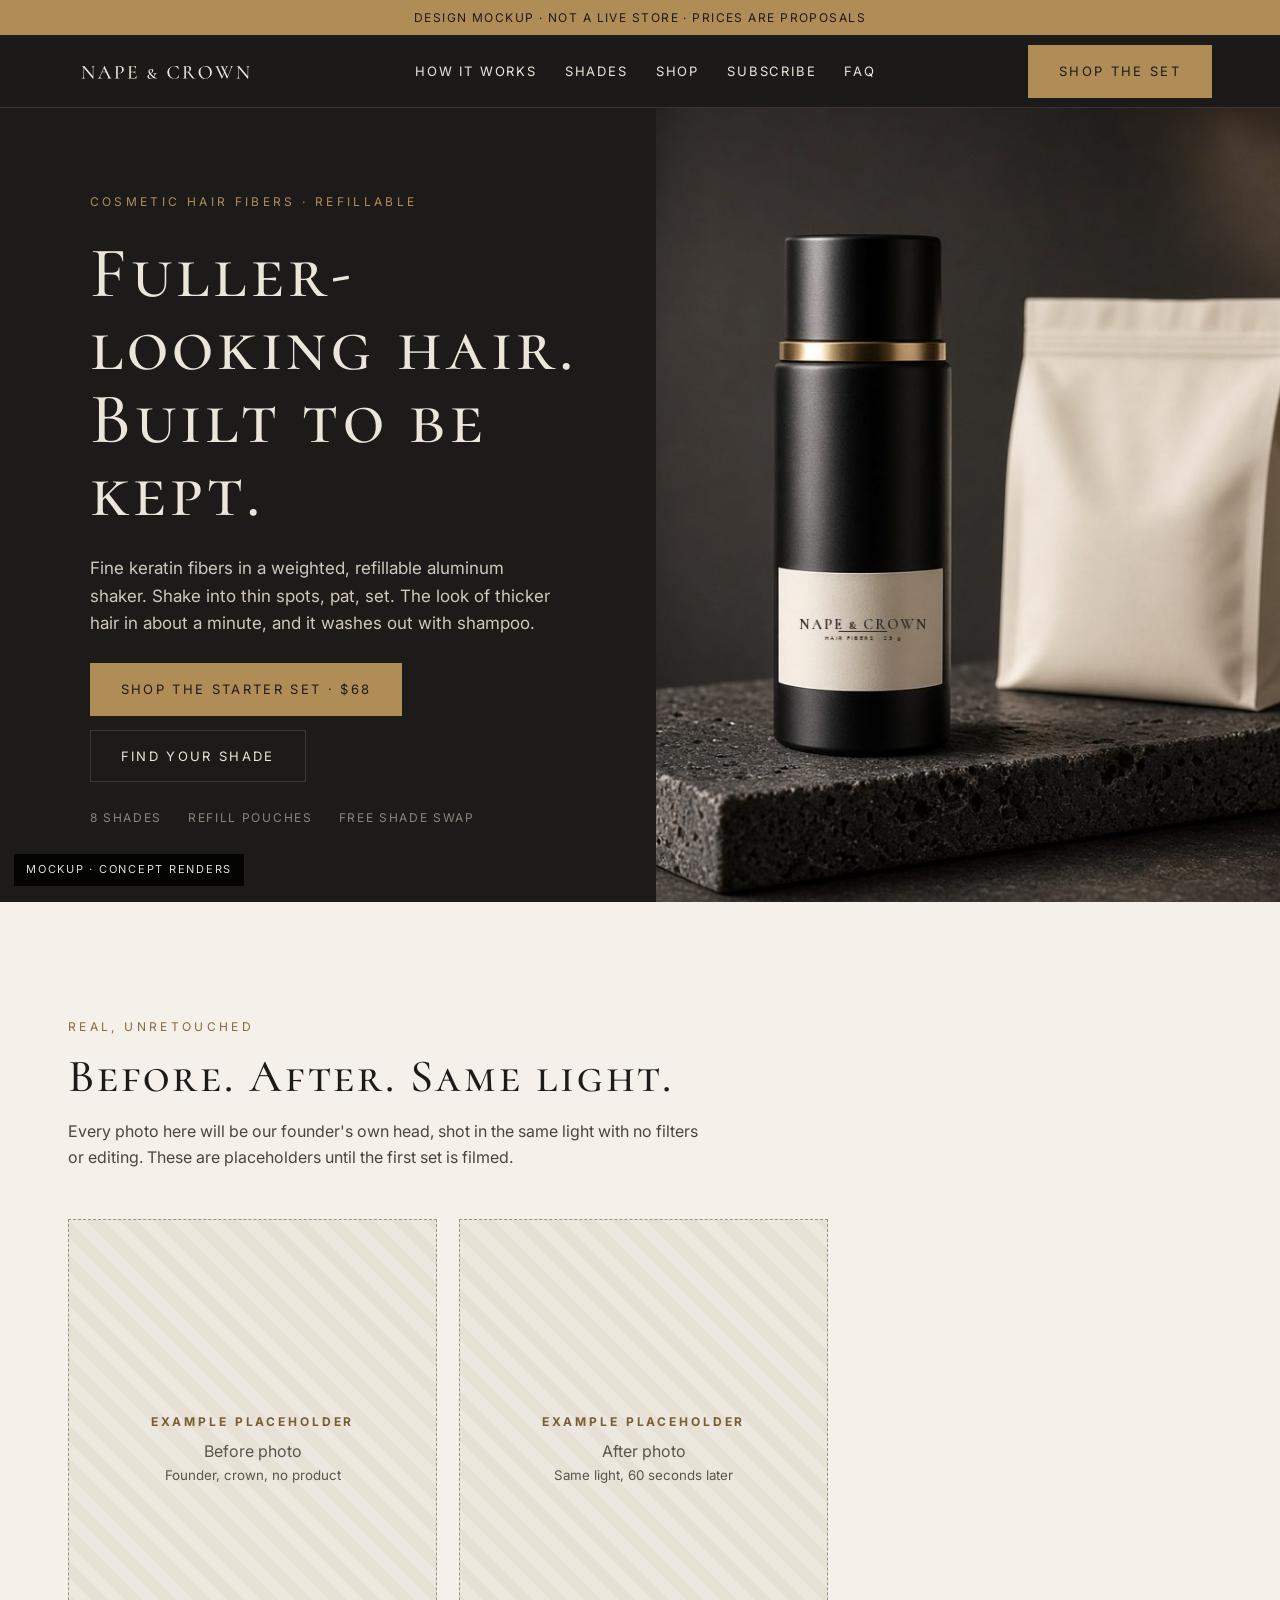
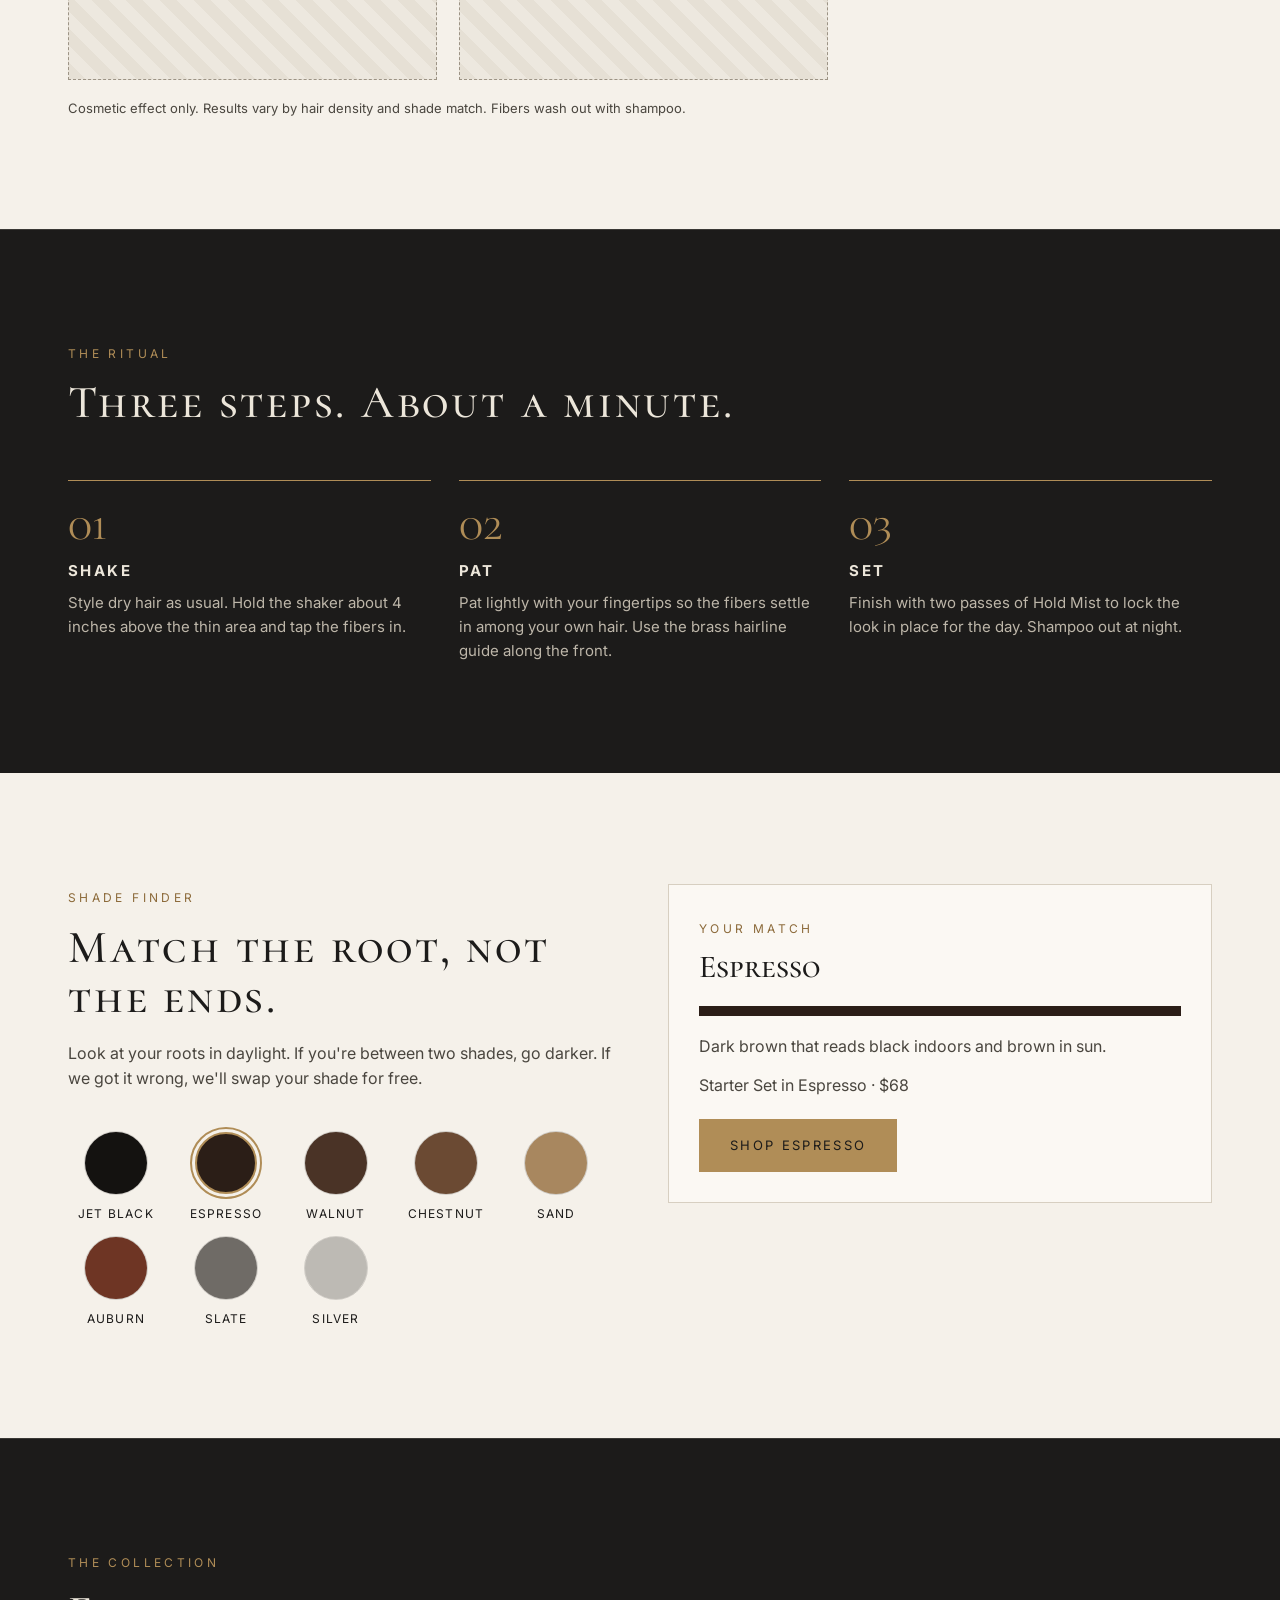
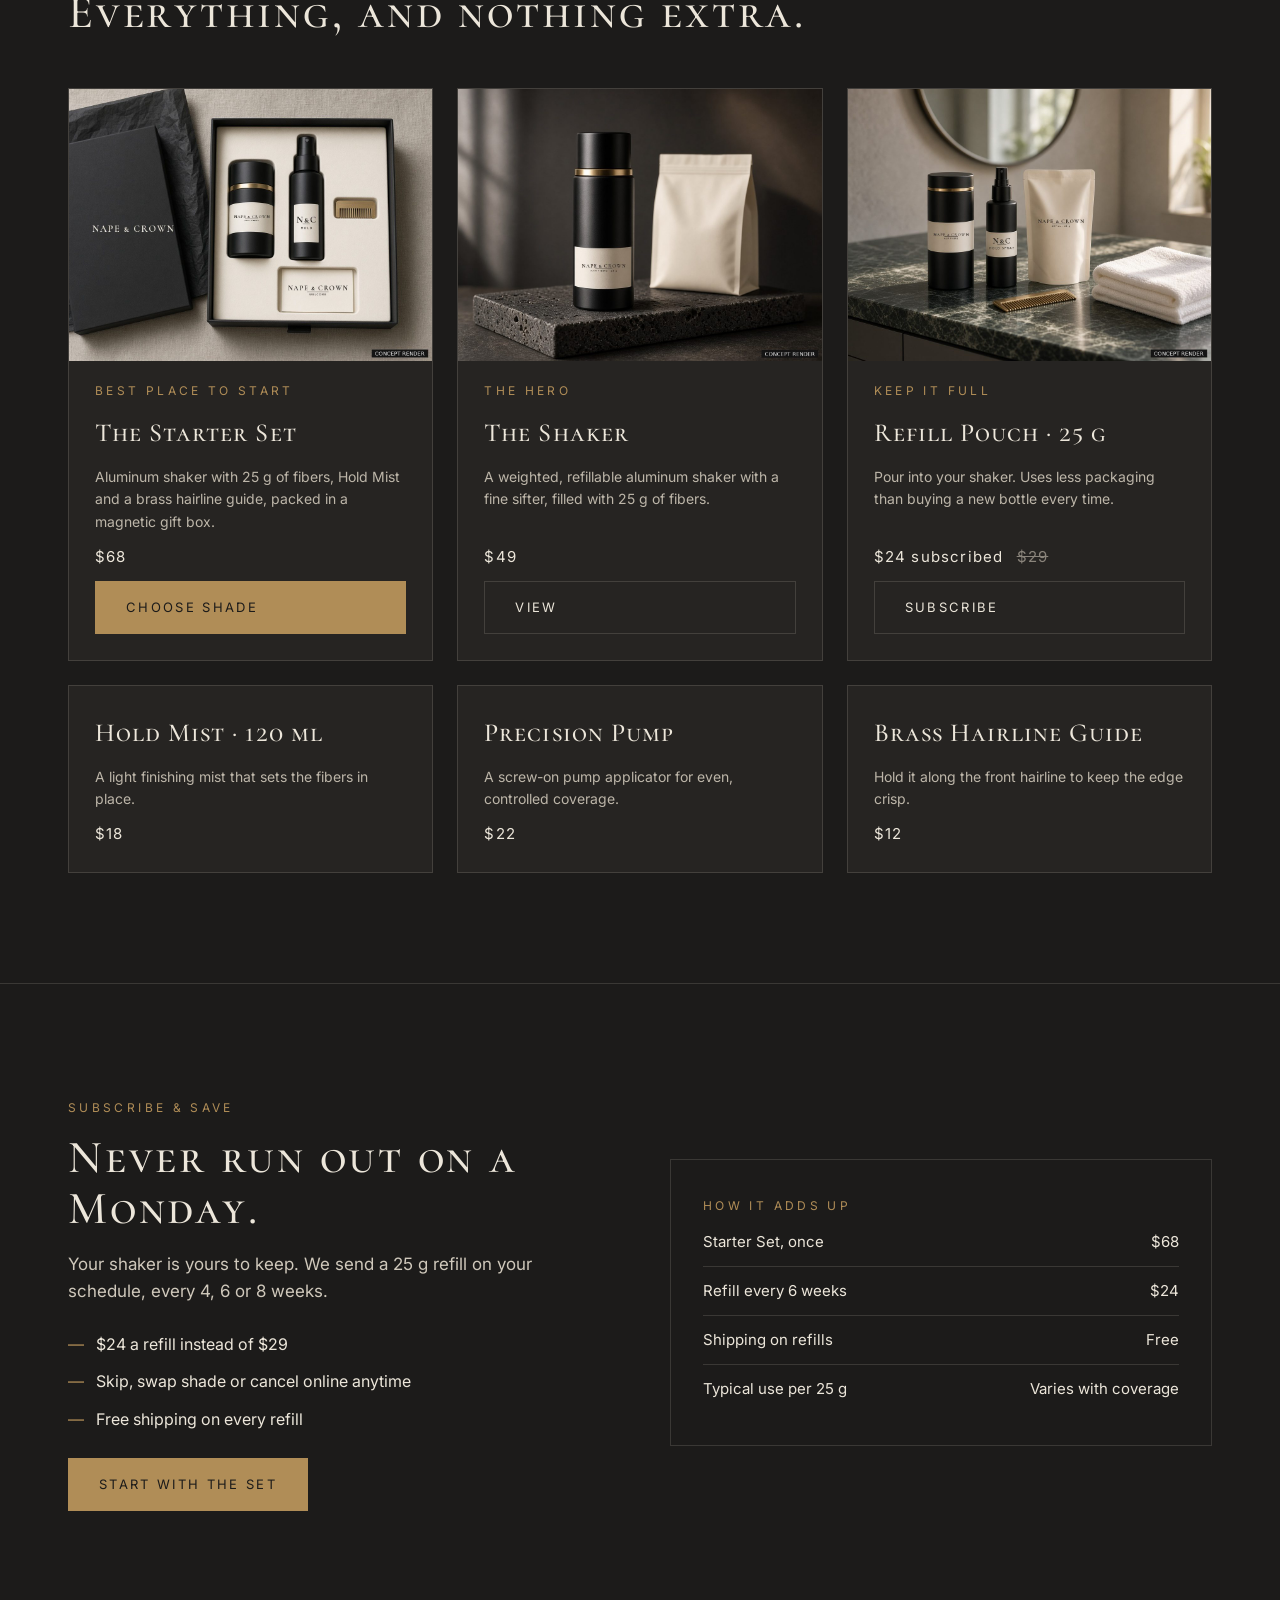
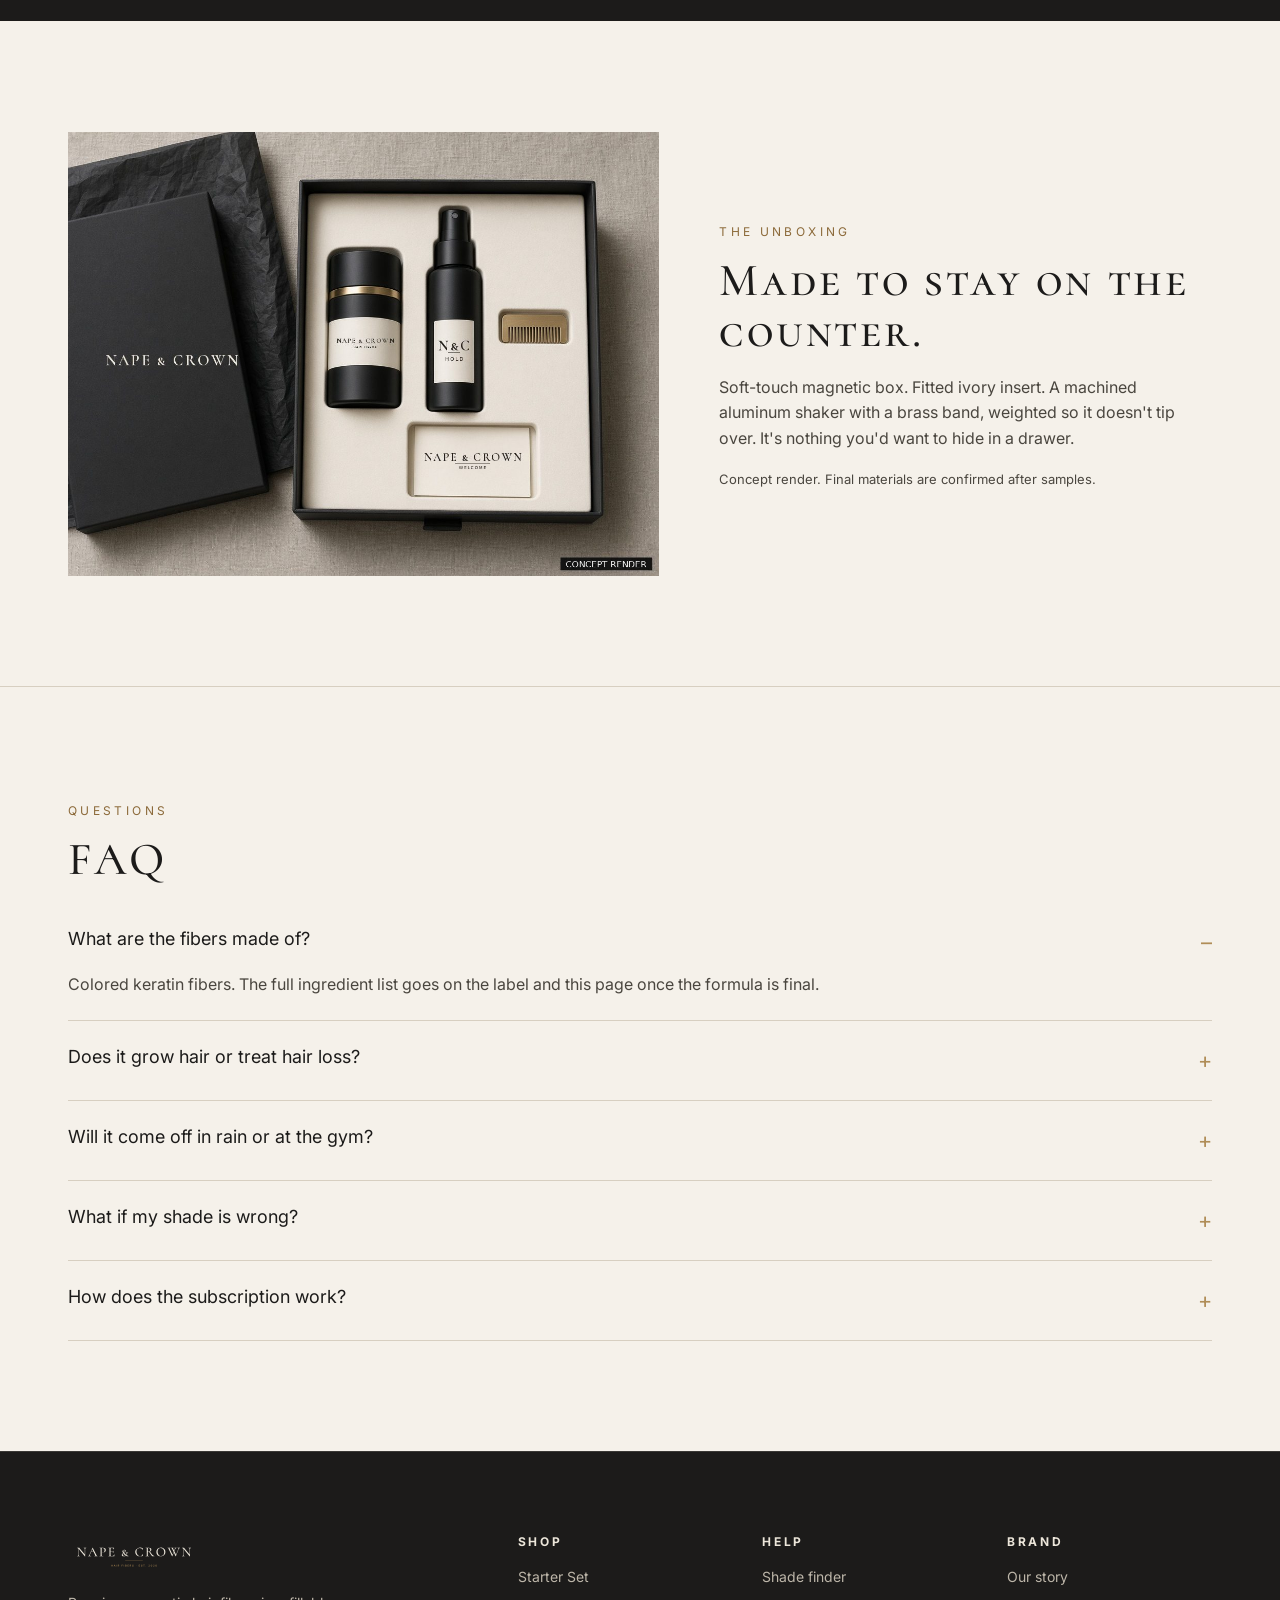
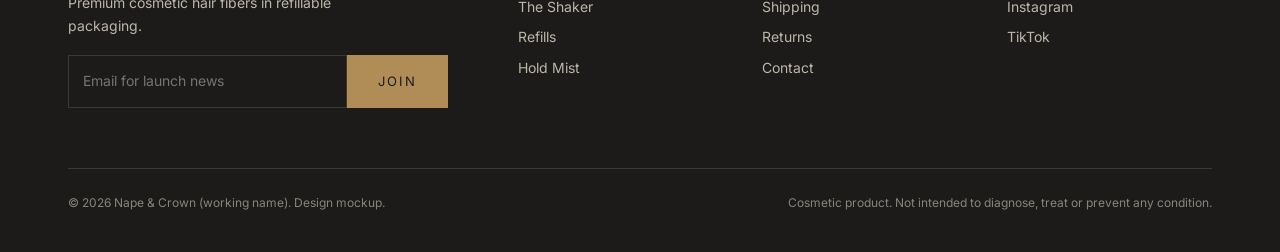
<file: index.html>
<!doctype html><html lang="en"><head><meta charset="utf-8"><meta name="viewport" content="width=device-width,initial-scale=1">
<title>Nape &amp; Crown — Premium Hair Fibers (Mockup)</title><meta name="robots" content="noindex">
<link rel="preconnect" href="https://fonts.googleapis.com"><link href="https://fonts.googleapis.com/css2?family=Cormorant+SC:wght@500;600&family=Inter:wght@400;500&display=swap" rel="stylesheet">
<link rel="stylesheet" href="style.css"></head><body>
<div class="banner">Design mockup · Not a live store · Prices are proposals</div>
<header><div class="wrap nav"><a href="index.html"><img src="assets/wordmark_ivory.svg" alt="Nape &amp; Crown" style="height:26px"></a>
<ul><li><a href="#how">How it works</a></li><li><a href="#shades">Shades</a></li><li><a href="#shop">Shop</a></li><li><a href="#subscribe">Subscribe</a></li><li><a href="#faq">FAQ</a></li></ul>
<a class="btn" href="product.html">Shop the set</a></div></header>

<section class="hero" style="padding:0;border:0"><div class="copy">
<span class="eyebrow">Cosmetic hair fibers · Refillable</span>
<h1 class="serif">Fuller-looking hair.<br>Built to be kept.</h1>
<p>Fine keratin fibers in a weighted, refillable aluminum shaker. Shake into thin spots, pat, set. The look of thicker hair in about a minute, and it washes out with shampoo.</p>
<div class="cta"><a class="btn" href="product.html">Shop the Starter Set · $68</a><a class="btn ghost" href="#shades">Find your shade</a></div>
<div class="trust"><span>8 shades</span><span>Refill pouches</span><span>Free shade swap</span></div>
</div><div class="img" role="img" aria-label="Nape &amp; Crown shaker, concept render"></div></section>

<section class="paper" id="results"><div class="wrap">
<span class="eyebrow" style="color:#8C6A3A">Real, unretouched</span><h2 class="serif">Before. After. Same light.</h2>
<p style="max-width:640px">Every photo here will be our founder's own head, shot in the same light with no filters or editing. These are placeholders until the first set is filmed.</p>
<div class="ba"><div class="ph"><b>Example placeholder</b>Before photo<br><small>Founder, crown, no product</small></div><div class="ph"><b>Example placeholder</b>After photo<br><small>Same light, 60 seconds later</small></div></div>
<p class="note">Cosmetic effect only. Results vary by hair density and shade match. Fibers wash out with shampoo.</p>
</div></section>

<section id="how"><div class="wrap"><span class="eyebrow">The ritual</span><h2 class="serif">Three steps. About a minute.</h2>
<div class="steps">
<div class="step"><div class="n">01</div><h3>Shake</h3><p>Style dry hair as usual. Hold the shaker about 4 inches above the thin area and tap the fibers in.</p></div>
<div class="step"><div class="n">02</div><h3>Pat</h3><p>Pat lightly with your fingertips so the fibers settle in among your own hair. Use the brass hairline guide along the front.</p></div>
<div class="step"><div class="n">03</div><h3>Set</h3><p>Finish with two passes of Hold Mist to lock the look in place for the day. Shampoo out at night.</p></div>
</div></div></section>

<section class="paper" id="shades"><div class="wrap finder"><div>
<span class="eyebrow" style="color:#8C6A3A">Shade finder</span><h2 class="serif">Match the root, not the ends.</h2>
<p>Look at your roots in daylight. If you're between two shades, go darker. If we got it wrong, we'll swap your shade for free.</p>
<div class="shades" id="sw"></div></div>
<div class="result" id="res"></div></div></section>

<section id="shop"><div class="wrap"><span class="eyebrow">The collection</span><h2 class="serif">Everything, and nothing extra.</h2>
<div class="grid3">
<div class="card"><div class="thumb" style="background-image:url(assets/unboxing.jpg)"></div><span class="eyebrow">Best place to start</span><h3>The Starter Set</h3><p>Aluminum shaker with 25 g of fibers, Hold Mist and a brass hairline guide, packed in a magnetic gift box.</p><div class="price">$68</div><a class="btn" href="product.html">Choose shade</a></div>
<div class="card"><div class="thumb" style="background-image:url(assets/hero.jpg)"></div><span class="eyebrow">The hero</span><h3>The Shaker</h3><p>A weighted, refillable aluminum shaker with a fine sifter, filled with 25 g of fibers.</p><div class="price">$49</div><a class="btn ghost" href="product.html">View</a></div>
<div class="card"><div class="thumb" style="background-image:url(assets/vanity.jpg)"></div><span class="eyebrow">Keep it full</span><h3>Refill Pouch · 25 g</h3><p>Pour into your shaker. Uses less packaging than buying a new bottle every time.</p><div class="price">$24 subscribed <s>$29</s></div><a class="btn ghost" href="#subscribe">Subscribe</a></div>
</div>
<div class="grid3" style="margin-top:24px">
<div class="card"><h3>Hold Mist · 120 ml</h3><p>A light finishing mist that sets the fibers in place.</p><div class="price">$18</div></div>
<div class="card"><h3>Precision Pump</h3><p>A screw-on pump applicator for even, controlled coverage.</p><div class="price">$22</div></div>
<div class="card"><h3>Brass Hairline Guide</h3><p>Hold it along the front hairline to keep the edge crisp.</p><div class="price">$12</div></div>
</div></div></section>

<section id="subscribe"><div class="wrap sub"><div>
<span class="eyebrow">Subscribe &amp; save</span><h2 class="serif">Never run out on a Monday.</h2>
<p class="lead">Your shaker is yours to keep. We send a 25 g refill on your schedule, every 4, 6 or 8 weeks.</p>
<ul class="ticks"><li>$24 a refill instead of $29</li><li>Skip, swap shade or cancel online anytime</li><li>Free shipping on every refill</li></ul>
<a class="btn" href="product.html">Start with the set</a></div>
<div class="math"><span class="eyebrow">How it adds up</span>
<div class="row"><span>Starter Set, once</span><span>$68</span></div>
<div class="row"><span>Refill every 6 weeks</span><span>$24</span></div>
<div class="row"><span>Shipping on refills</span><span>Free</span></div>
<div class="row" style="border:0"><span>Typical use per 25 g</span><span>Varies with coverage</span></div></div></div></section>

<section class="paper"><div class="wrap unbox"><img src="assets/unboxing.jpg" alt="Unboxing concept render"><div>
<span class="eyebrow" style="color:#8C6A3A">The unboxing</span><h2 class="serif">Made to stay on the counter.</h2>
<p>Soft-touch magnetic box. Fitted ivory insert. A machined aluminum shaker with a brass band, weighted so it doesn't tip over. It's nothing you'd want to hide in a drawer.</p>
<p class="note">Concept render. Final materials are confirmed after samples.</p></div></div></section>

<section class="paper faq" id="faq" style="border-top:1px solid #D7CFC1"><div class="wrap"><span class="eyebrow" style="color:#8C6A3A">Questions</span><h2 class="serif">FAQ</h2>
<details open><summary>What are the fibers made of?</summary><p>Colored keratin fibers. The full ingredient list goes on the label and this page once the formula is final.</p></details>
<details><summary>Does it grow hair or treat hair loss?</summary><p>No. It's a cosmetic. It changes how your hair looks until you wash it out and doesn't treat or change your hair or scalp.</p></details>
<details><summary>Will it come off in rain or at the gym?</summary><p>Hold Mist helps the fibers stay put through the day. We're testing the set in rain, sweat and wind before launch, and we'll publish what we find here.</p></details>
<details><summary>What if my shade is wrong?</summary><p>Message us within 30 days and we'll send a different shade at no cost.</p></details>
<details><summary>How does the subscription work?</summary><p>After your first order, we send a refill pouch every 4, 6 or 8 weeks. Change, skip or cancel online anytime.</p></details>
</div></section>

<footer><div class="wrap"><div class="fgrid"><div><img src="assets/logo_dark.svg" alt="" style="height:44px"><p style="margin-top:16px;max-width:320px">Premium cosmetic hair fibers in refillable packaging.</p><div class="input"><input placeholder="Email for launch news" aria-label="email"><button class="btn">Join</button></div></div>
<div><h4>Shop</h4><ul><li><a href="product.html">Starter Set</a></li><li>The Shaker</li><li>Refills</li><li>Hold Mist</li></ul></div>
<div><h4>Help</h4><ul><li>Shade finder</li><li>Shipping</li><li>Returns</li><li>Contact</li></ul></div>
<div><h4>Brand</h4><ul><li>Our story</li><li>Instagram</li><li>TikTok</li></ul></div></div>
<div class="legal"><span>© 2026 Nape &amp; Crown (working name). Design mockup.</span><span>Cosmetic product. Not intended to diagnose, treat or prevent any condition.</span></div></div></footer>
<div class="mock">Mockup · concept renders</div>
<script src="shades.js"></script><script>
initShades(document.getElementById('sw'),s=>{document.getElementById('res').innerHTML=`<span class="eyebrow" style="color:#8C6A3A">Your match</span><h3>${s[0]}</h3><div style="height:10px;background:${s[1]};margin:14px 0 18px"></div><p>${s[2]}</p><p style="margin-top:14px">Starter Set in ${s[0]} · $68</p><a class="btn" style="margin-top:20px" href="product.html">Shop ${s[0]}</a>`});
</script></body></html>
</file>
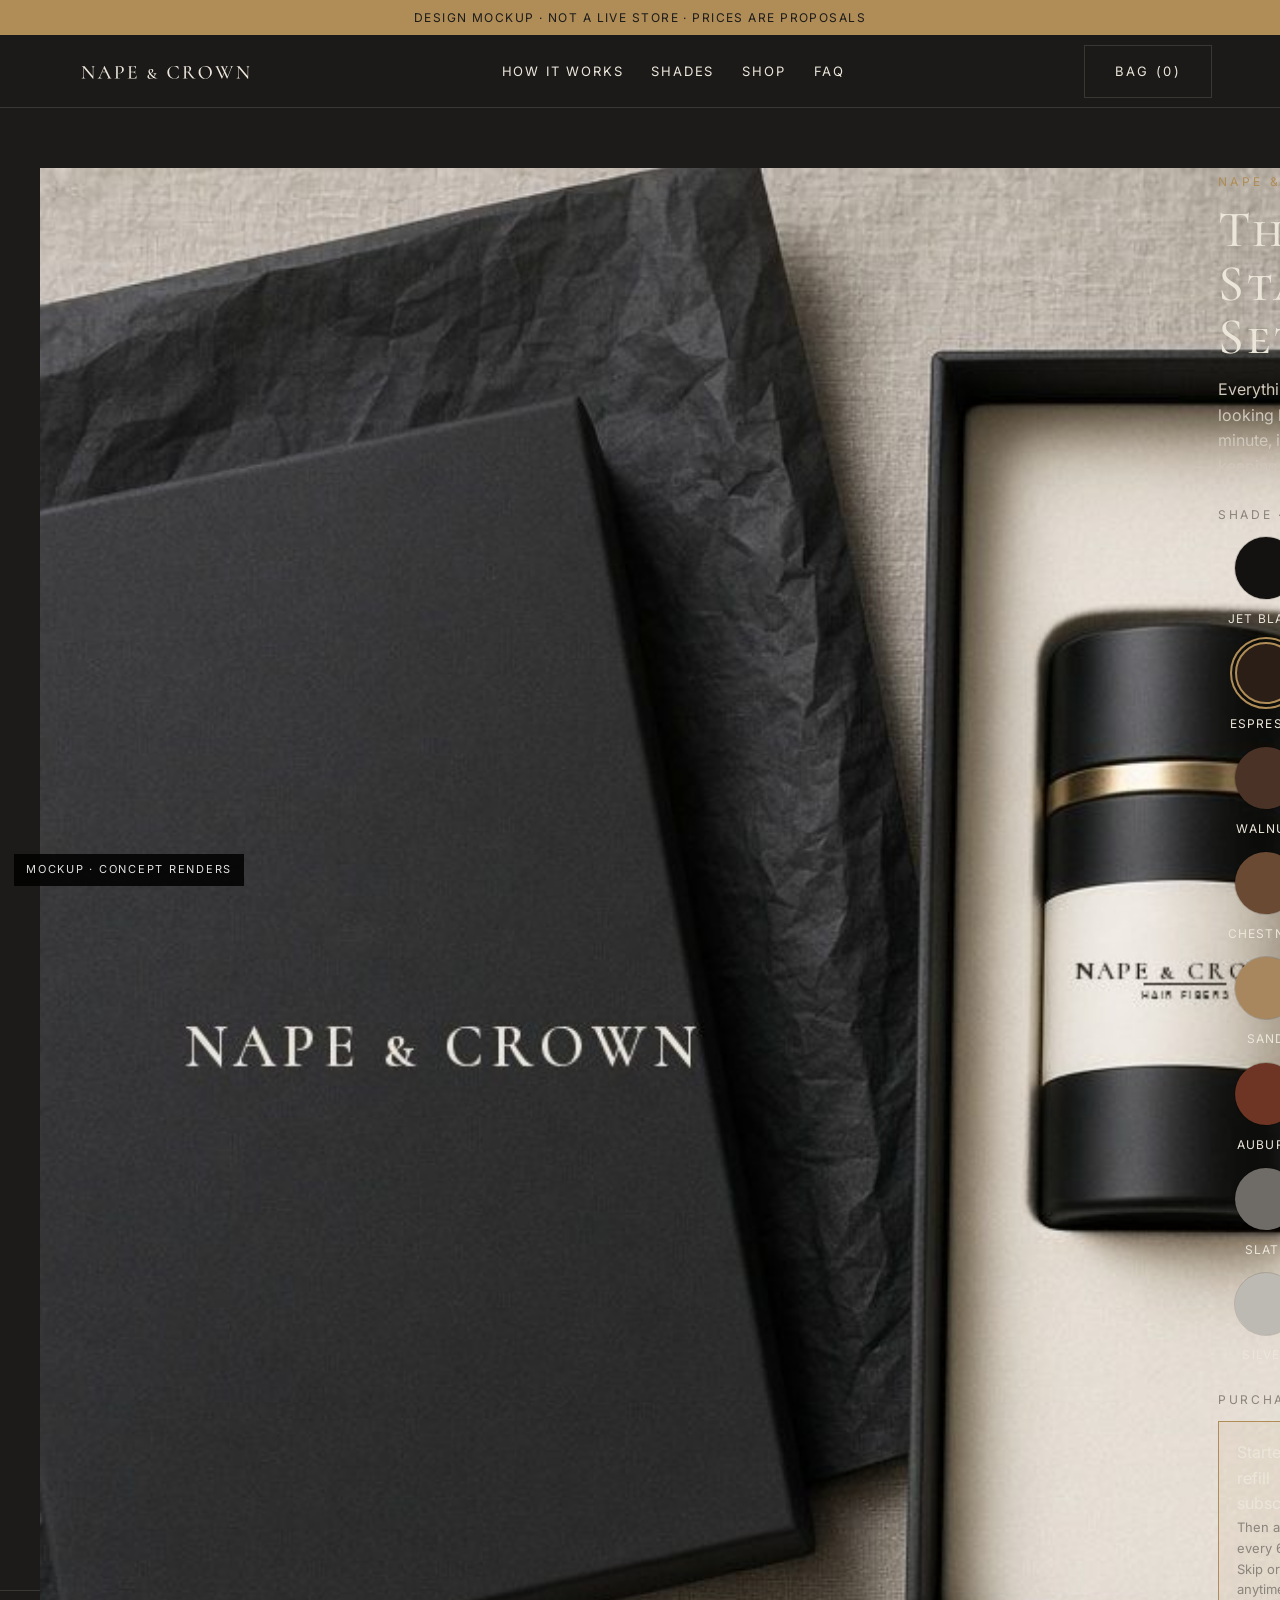
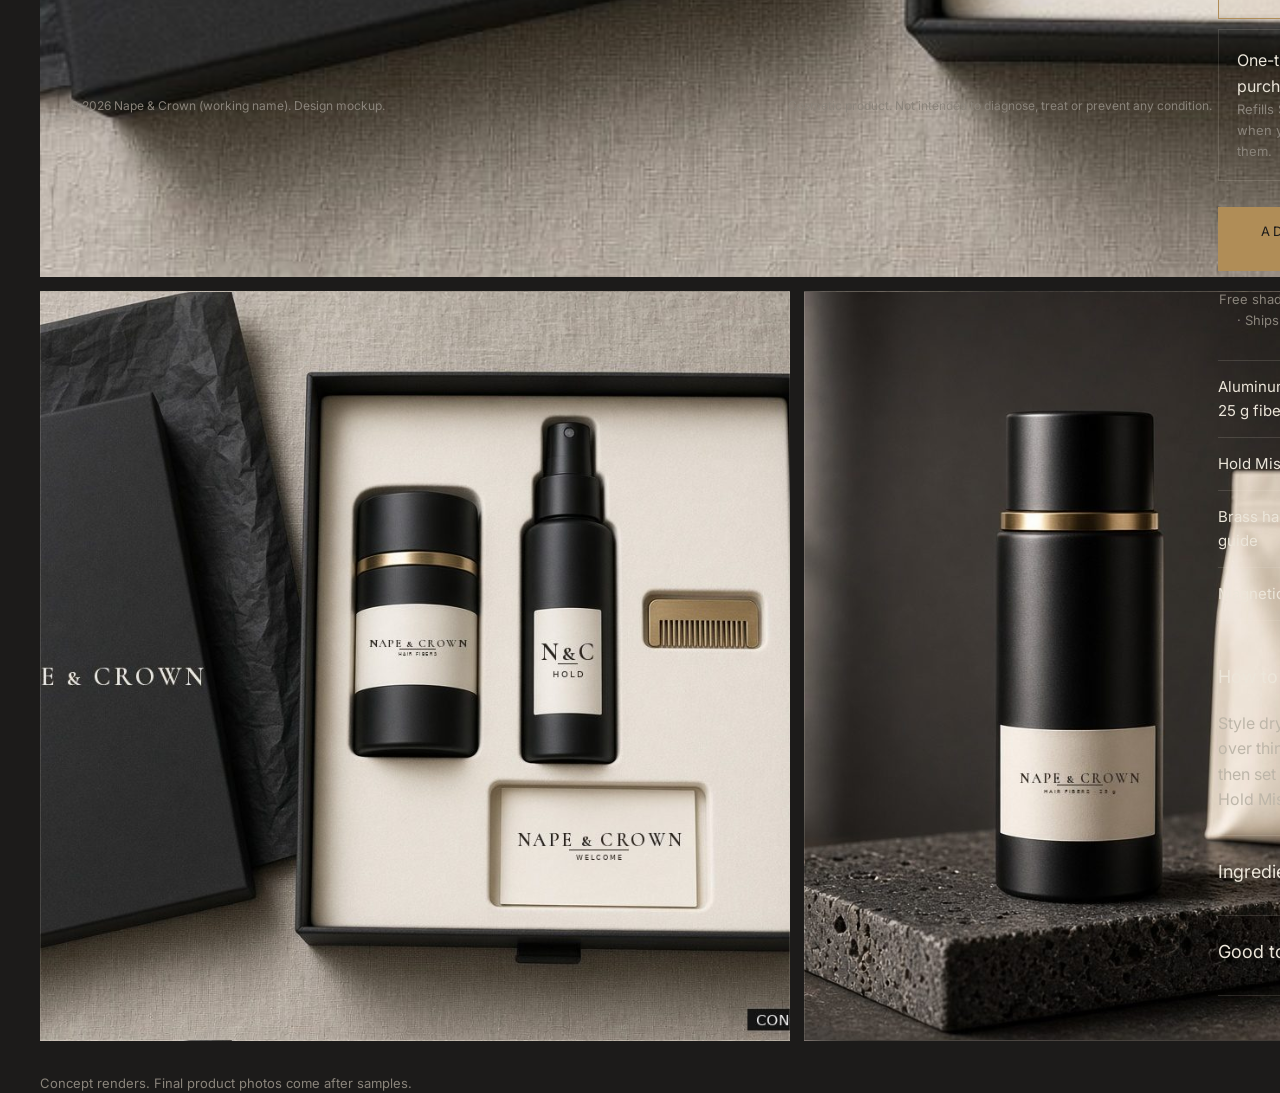
<file: product.html>
<!doctype html><html lang="en"><head><meta charset="utf-8"><meta name="viewport" content="width=device-width,initial-scale=1">
<title>The Starter Set — Nape &amp; Crown (Mockup)</title><meta name="robots" content="noindex">
<link rel="preconnect" href="https://fonts.googleapis.com"><link href="https://fonts.googleapis.com/css2?family=Cormorant+SC:wght@500;600&family=Inter:wght@400;500&display=swap" rel="stylesheet">
<link rel="stylesheet" href="style.css"></head><body>
<div class="banner">Design mockup · Not a live store · Prices are proposals</div>
<header><div class="wrap nav"><a href="index.html"><img src="assets/wordmark_ivory.svg" alt="Nape &amp; Crown" style="height:26px"></a>
<ul><li><a href="index.html#how">How it works</a></li><li><a href="index.html#shades">Shades</a></li><li><a href="index.html#shop">Shop</a></li><li><a href="index.html#faq">FAQ</a></li></ul><a class="btn ghost" href="#">Bag (0)</a></div></header>
<div class="wrap pdp"><div class="gallery"><div class="main" id="main" style="background-image:url(assets/unboxing.jpg)"></div>
<div class="row"><div style="background-image:url(assets/unboxing.jpg)" data-i="assets/unboxing.jpg"></div><div style="background-image:url(assets/hero.jpg)" data-i="assets/hero.jpg"></div><div style="background-image:url(assets/vanity.jpg)" data-i="assets/vanity.jpg"></div></div>
<p class="note" style="color:var(--muted)">Concept renders. Final product photos come after samples.</p></div>
<div><span class="eyebrow">Nape &amp; Crown</span><h1 class="serif" style="font-size:clamp(38px,4vw,58px);line-height:1.05;margin:10px 0 12px">The Starter Set</h1>
<p style="color:#CFC8BB">Everything for fuller-looking hair in about a minute, in a box worth keeping.</p>
<div class="opt"><label>Shade · <span id="sn">Espresso</span></label><div class="shades" id="sw" style="margin-top:0"></div></div>
<div class="opt"><label>Purchase</label><div class="choice" id="buy">
<button class="on" data-p="68"><span>Starter Set + refill subscription<small>Then a $24 refill every 6 weeks. Skip or cancel anytime.</small></span><span>$68</span></button>
<button data-p="68"><span>One-time purchase<small>Refills $29 each when you need them.</small></span><span>$68</span></button></div></div>
<button class="btn" style="width:100%;margin-top:26px" id="add">Add to bag · $68</button>
<p class="note" style="color:var(--muted);text-align:center">Free shade swap within 30 days · Ships in a plain outer box</p>
<ul class="inbox"><li><span>Aluminum shaker + 25 g fibers</span><span>$49 value</span></li><li><span>Hold Mist, 120 ml</span><span>$18 value</span></li><li><span>Brass hairline guide</span><span>$12 value</span></li><li><span>Magnetic gift box</span><span>Included</span></li></ul>
<div class="faq" style="margin-top:20px">
<details style="border-color:var(--line)" open><summary>How to use</summary><p style="color:#BDB6A9">Style dry hair. Shake fibers over thin areas, pat lightly, then set with two passes of Hold Mist. Shampoo out.</p></details>
<details style="border-color:var(--line)"><summary>Ingredients</summary><p style="color:#BDB6A9">Keratin fibers with cosmetic colorants. The full INCI list will appear here once the supplier formula is final.</p></details>
<details style="border-color:var(--line)"><summary>Good to know</summary><p style="color:#BDB6A9">A cosmetic that changes how hair looks until it's washed out. It doesn't treat hair loss or change hair growth. For external use only. Avoid eyes.</p></details></div>
</div></div>
<footer><div class="wrap"><div class="legal" style="margin-top:0"><span>© 2026 Nape &amp; Crown (working name). Design mockup.</span><span>Cosmetic product. Not intended to diagnose, treat or prevent any condition.</span></div></div></footer>
<div class="mock">Mockup · concept renders</div>
<script src="shades.js"></script><script>
initShades(document.getElementById('sw'),s=>{document.getElementById('sn').textContent=s[0]});
document.querySelectorAll('.gallery .row div').forEach(d=>d.onclick=()=>document.getElementById('main').style.backgroundImage=`url(${d.dataset.i})`);
document.querySelectorAll('#buy button').forEach(b=>b.onclick=()=>{document.querySelectorAll('#buy button').forEach(x=>x.classList.remove('on'));b.classList.add('on')});
document.getElementById('add').onclick=()=>{document.getElementById('add').textContent='Mockup only · no checkout'};
</script></body></html>
</file>
<file: style.css>
:root{--ink:#1C1B1A;--char:#262422;--ivory:#ECE6DA;--paper:#F5F1EA;--brass:#B08D57;--muted:#8A847B;--line:rgba(236,230,218,.14)}
*{box-sizing:border-box;margin:0;padding:0}
html{scroll-behavior:smooth}
body{font-family:Inter,system-ui,sans-serif;background:var(--ink);color:var(--ivory);line-height:1.6;-webkit-font-smoothing:antialiased}
a{color:inherit;text-decoration:none}
img{max-width:100%;display:block}
.serif{font-family:'Cormorant SC','Cormorant Garamond',serif;font-weight:500;letter-spacing:.06em}
.eyebrow{font-size:12px;letter-spacing:.28em;text-transform:uppercase;color:var(--brass)}
.wrap{max-width:1200px;margin:0 auto;padding:0 28px}
.banner{background:var(--brass);color:var(--ink);font-size:12px;letter-spacing:.12em;text-align:center;padding:8px 12px;text-transform:uppercase}
header{position:sticky;top:0;z-index:10;background:rgba(28,27,26,.92);backdrop-filter:blur(8px);border-bottom:1px solid var(--line)}
.nav{display:flex;align-items:center;justify-content:space-between;height:72px;gap:16px;flex-wrap:wrap}
.nav img{height:38px}
.nav ul{display:flex;gap:28px;list-style:none;font-size:13px;letter-spacing:.14em;text-transform:uppercase;flex-wrap:wrap}
.nav ul a:hover{color:var(--brass)}
.btn{display:inline-block;padding:15px 30px;border:1px solid var(--brass);color:var(--ink);background:var(--brass);font-size:13px;letter-spacing:.18em;text-transform:uppercase;cursor:pointer;font-family:inherit}
.btn.ghost{background:transparent;color:var(--ivory);border-color:var(--line)}
.btn:hover{filter:brightness(1.08)}
.hero{display:grid;grid-template-columns:1.05fr 1fr;min-height:min(calc(100vh - 106px),820px)}
.hero .copy{padding:9vh 6vw 8vh 7vw;display:flex;flex-direction:column;justify-content:center;gap:26px}
.hero h1{font-size:clamp(44px,5.6vw,84px);line-height:1.02}
.hero p{max-width:470px;color:#CFC8BB;font-size:17px}
.hero .img{background:url(assets/hero.jpg) center/cover}
.cta{display:flex;gap:14px;flex-wrap:wrap}
.trust{display:flex;gap:26px;flex-wrap:wrap;font-size:12px;letter-spacing:.14em;text-transform:uppercase;color:var(--muted)}
section{padding:110px 0;border-top:1px solid var(--line)}
section.paper{background:var(--paper);color:var(--ink)}
section.paper p{color:#4A463F}
h2{font-size:clamp(34px,3.6vw,54px);line-height:1.1;margin:12px 0 18px}
.lead{max-width:620px;color:#CFC8BB;font-size:17px}
.ba{display:grid;grid-template-columns:repeat(2,1fr);gap:22px;margin-top:48px;max-width:760px}
.ph{aspect-ratio:4/5;border:1px dashed #9C9385;display:flex;flex-direction:column;align-items:center;justify-content:center;text-align:center;padding:26px;background:repeating-linear-gradient(45deg,#E6E0D5,#E6E0D5 12px,#EDE8DF 12px,#EDE8DF 24px);color:#5A554C}
.ph b{font-size:12px;letter-spacing:.24em;text-transform:uppercase;color:#7A5E33;margin-bottom:8px}
.note{margin-top:18px;font-size:13px;color:#6A655C}
.steps{display:grid;grid-template-columns:repeat(3,1fr);gap:28px;margin-top:52px}
.step{border-top:1px solid var(--brass);padding-top:22px}
.step .n{font-family:'Cormorant SC',serif;font-size:44px;color:var(--brass);line-height:1}
.step h3{font-size:15px;letter-spacing:.16em;text-transform:uppercase;margin:12px 0 8px}
.step p{color:#BDB6A9;font-size:15px}
.shades{display:flex;flex-wrap:wrap;gap:14px;margin-top:40px}
.sw{display:flex;flex-direction:column;align-items:center;gap:10px;cursor:pointer;background:none;border:none;color:inherit;font:inherit;font-size:12px;letter-spacing:.1em;text-transform:uppercase;width:96px}
.sw i{width:62px;height:62px;border-radius:50%;border:2px solid transparent;outline:1px solid rgba(0,0,0,.15);display:block}
.sw.on i{border-color:var(--brass);outline:2px solid var(--brass);outline-offset:3px}
.finder{display:grid;grid-template-columns:1fr 1fr;gap:56px;align-items:start}
.result{border:1px solid #D7CFC1;padding:30px;background:#FBF8F3}
.result h3{font-family:'Cormorant SC',serif;font-size:32px;font-weight:500;margin-bottom:6px}
.grid3{display:grid;grid-template-columns:repeat(3,1fr);gap:24px;margin-top:50px}
.card{background:var(--char);border:1px solid var(--line);padding:26px;display:flex;flex-direction:column;gap:12px}
.card .thumb{aspect-ratio:4/3;background:#151413 center/cover;margin:-26px -26px 8px}
.card h3{font-family:'Cormorant SC',serif;font-size:26px;font-weight:500;letter-spacing:.04em}
.card p{color:#BDB6A9;font-size:14px;flex:1}
.price{font-size:15px;letter-spacing:.08em}
.price s{color:var(--muted);margin-left:8px}
.sub{display:grid;grid-template-columns:1fr 1fr;gap:60px;align-items:center}
.ticks{list-style:none;margin:26px 0;display:grid;gap:12px}
.ticks li:before{content:"—";color:var(--brass);margin-right:12px}
.math{border:1px solid var(--line);padding:32px}
.math .row{display:flex;justify-content:space-between;padding:12px 0;border-bottom:1px solid var(--line);font-size:15px;gap:12px}
.unbox{display:grid;grid-template-columns:1.2fr 1fr;gap:60px;align-items:center}
.faq details{border-bottom:1px solid #D7CFC1;padding:22px 0}
.faq summary{cursor:pointer;font-size:18px;list-style:none;display:flex;justify-content:space-between;gap:12px}
.faq summary:after{content:"+";color:var(--brass);font-size:22px}
.faq details[open] summary:after{content:"–"}
.faq p{margin-top:12px;max-width:760px}
footer{padding:80px 0 40px;border-top:1px solid var(--line);font-size:14px;color:#BDB6A9}
.fgrid{display:grid;grid-template-columns:2fr 1fr 1fr 1fr;gap:40px}
footer h4{font-size:12px;letter-spacing:.22em;text-transform:uppercase;color:var(--ivory);margin-bottom:14px}
footer ul{list-style:none;display:grid;gap:8px}
.legal{margin-top:60px;padding-top:24px;border-top:1px solid var(--line);font-size:12px;color:var(--muted);display:flex;justify-content:space-between;gap:20px;flex-wrap:wrap}
.input{display:flex;margin-top:18px;max-width:380px}
.input input{flex:1;background:transparent;border:1px solid var(--line);color:var(--ivory);padding:14px;font:inherit;min-width:0}
.mock{position:fixed;bottom:14px;left:14px;z-index:20;background:#000;color:#fff;font-size:11px;letter-spacing:.16em;padding:7px 12px;text-transform:uppercase;opacity:.85}
/* product page */
.pdp{display:grid;grid-template-columns:1.1fr 1fr;gap:64px;padding:60px 0 100px}
.gallery{display:grid;gap:14px}
.gallery .main{aspect-ratio:4/3;background:center/cover}
.gallery .row{display:grid;grid-template-columns:repeat(3,1fr);gap:14px}
.gallery .row div{aspect-ratio:1;background:center/cover;cursor:pointer;border:1px solid var(--line)}
.opt{margin-top:26px}
.opt label{font-size:12px;letter-spacing:.22em;text-transform:uppercase;color:var(--muted);display:block;margin-bottom:12px}
.choice{display:grid;gap:10px}
.choice button{display:flex;justify-content:space-between;gap:12px;align-items:center;padding:18px;background:transparent;border:1px solid var(--line);color:var(--ivory);font:inherit;cursor:pointer;text-align:left}
.choice button.on{border-color:var(--brass);background:rgba(176,141,87,.08)}
.choice small{display:block;color:var(--muted);font-size:13px}
.inbox{list-style:none;border-top:1px solid var(--line);margin-top:30px}
.inbox li{padding:14px 0;border-bottom:1px solid var(--line);display:flex;justify-content:space-between;gap:12px;font-size:15px}
@media (max-width:900px){
 .hero,.finder,.sub,.unbox,.pdp{grid-template-columns:1fr}
 .hero .img{min-height:min(62vh,480px);order:-1}
 .hero .copy{padding:48px 24px}
 .steps,.grid3{grid-template-columns:1fr}
 .ba{grid-template-columns:1fr 1fr;gap:12px}
 .fgrid{grid-template-columns:1fr 1fr}
 section{padding:72px 0}
 .nav ul{display:none}
 .nav{height:64px}
 .sw{width:76px}
 .pdp{padding-top:24px;gap:36px}
}
</file>
